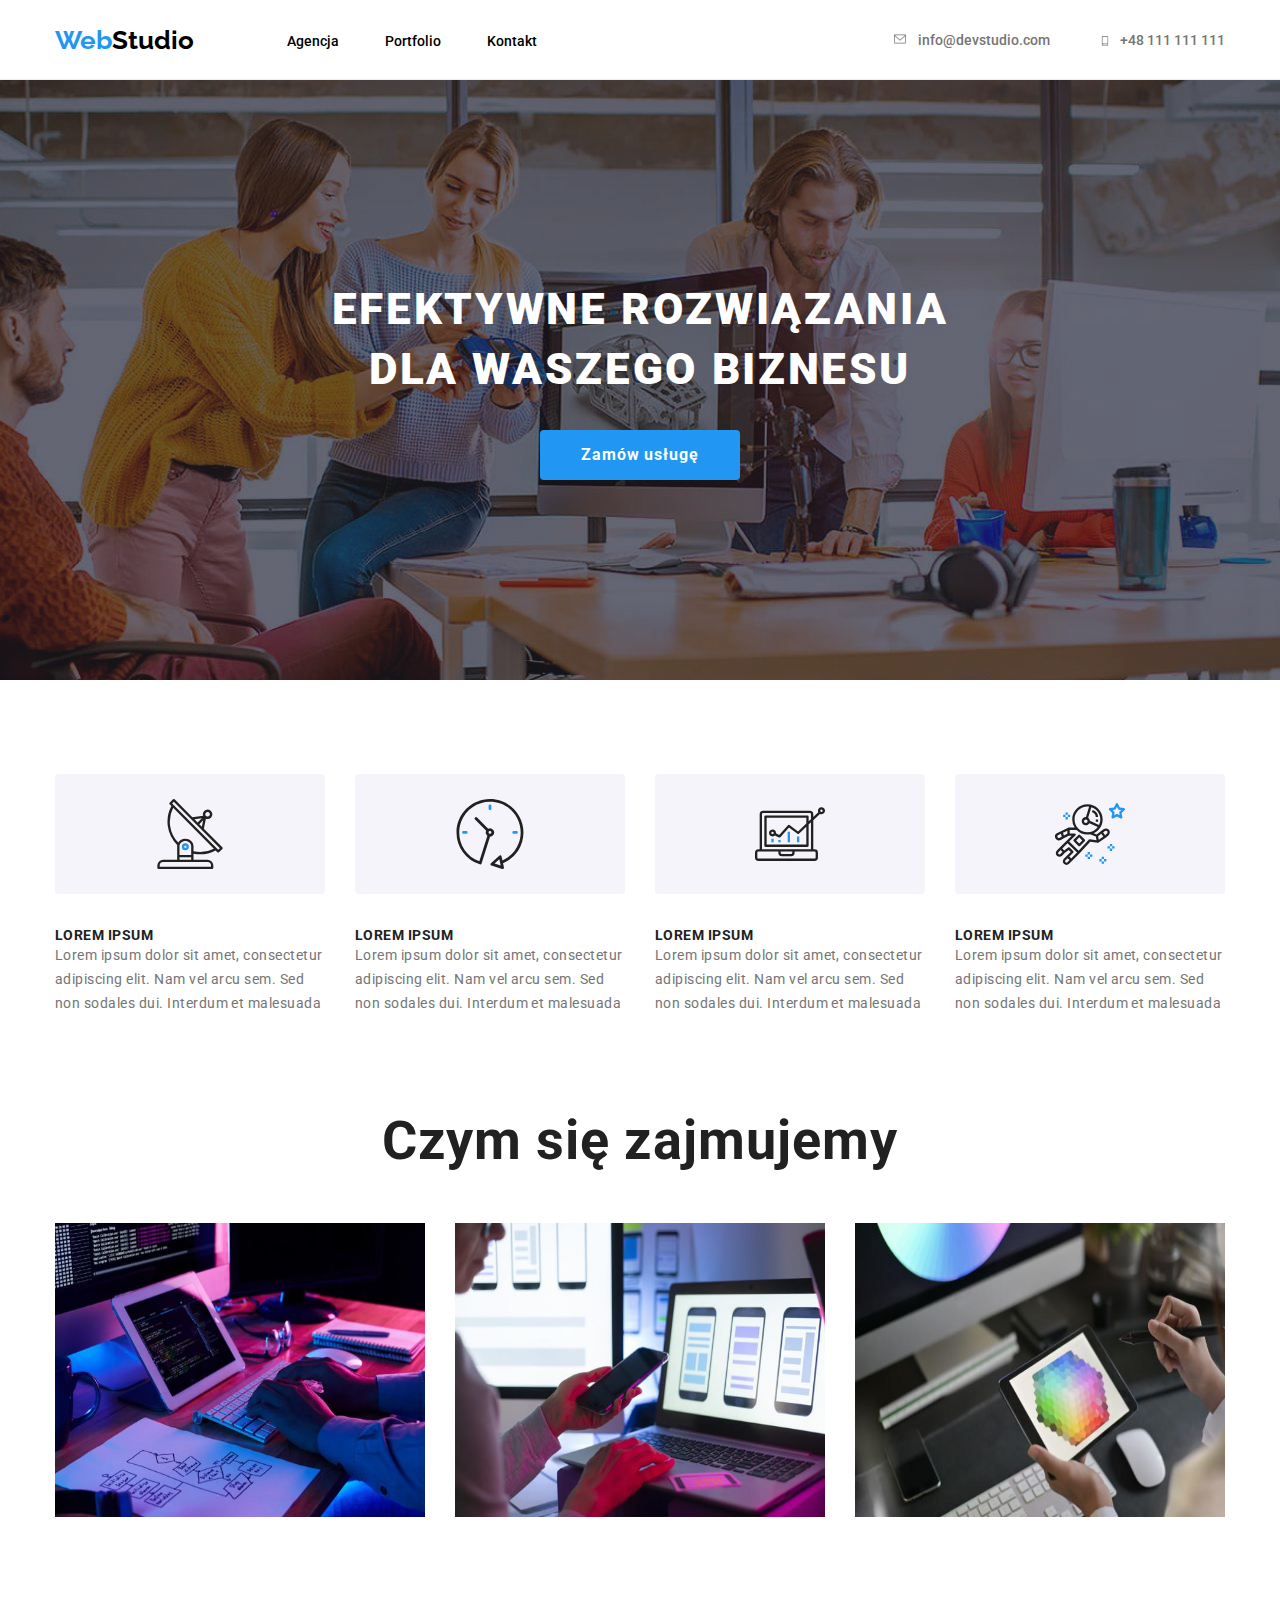
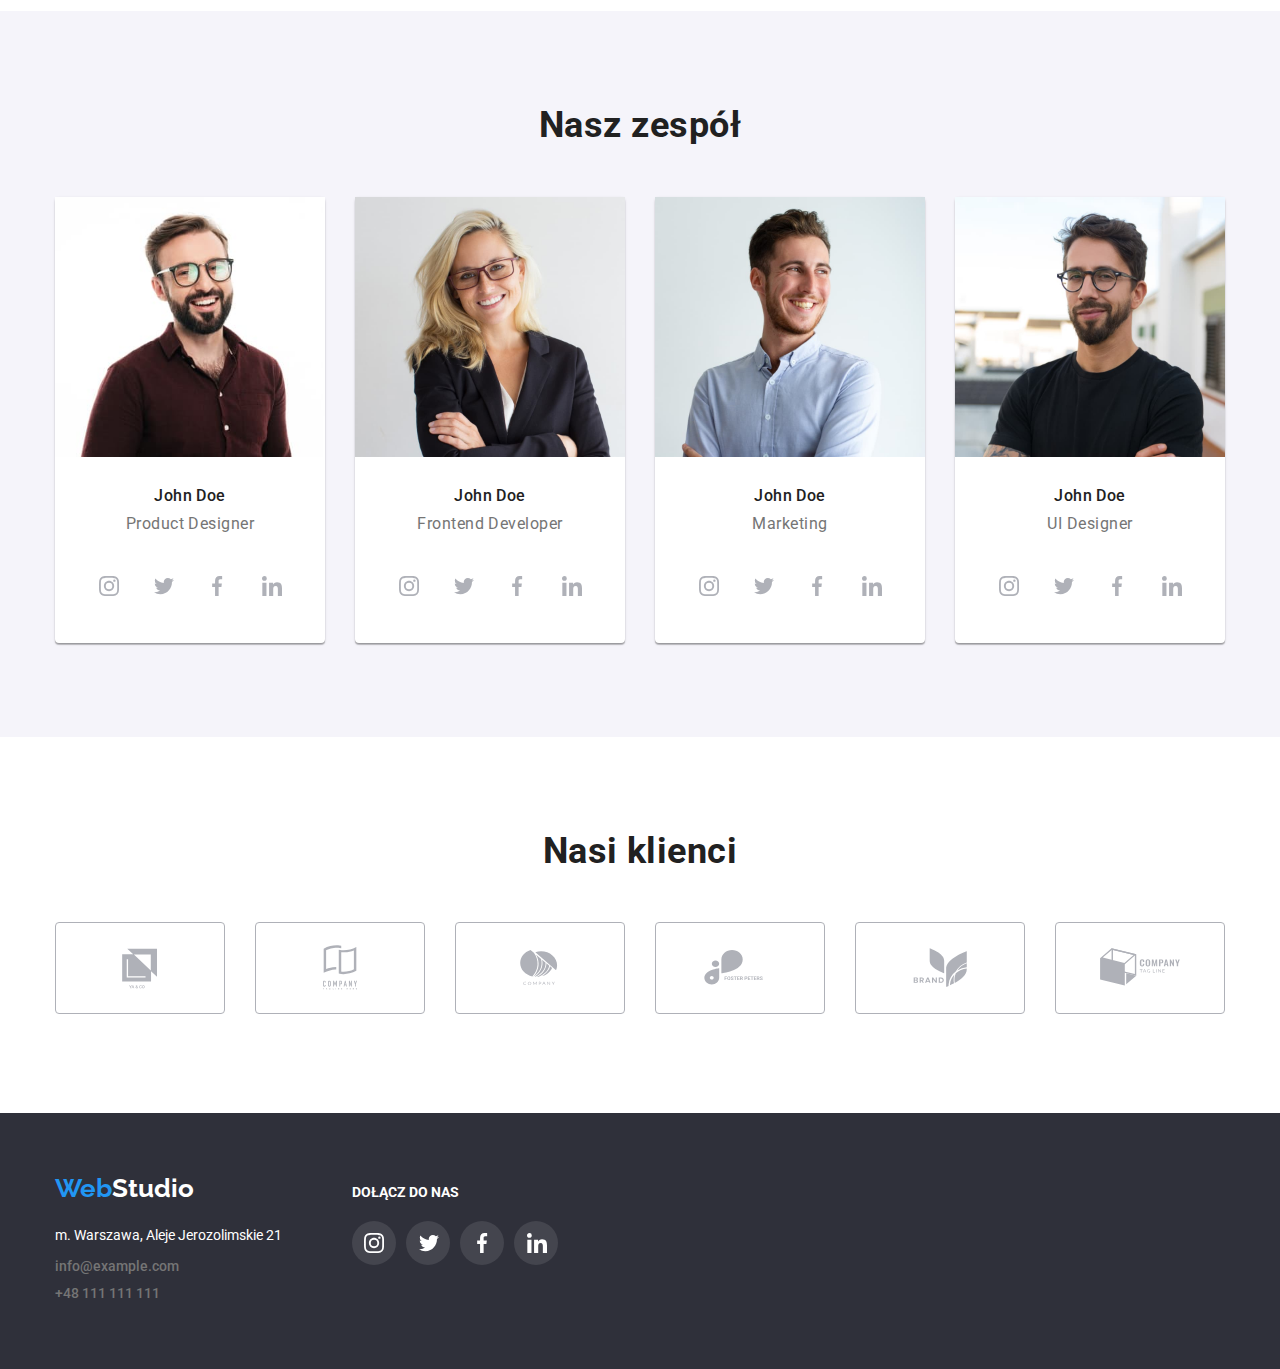
<file: index.html>
<!DOCTYPE html>
<html lang="en">
  <head>
    <meta charset="UTF-8" />
    <meta http-equiv="X-UA-Compatible" content="IE=edge" />
    <meta name="viewport" content="width=device-width, initial-scale=1.0" />
    <title>WebStudio</title>
    <link
      rel="stylesheet"
      href="https://cdnjs.cloudflare.com/ajax/libs/modern-normalize/1.0.0/modern-normalize.min.css"
    />
    <link rel="stylesheet" href="./css/styles.css" />
    <link rel="preconnect" href="https://fonts.googleapis.com" />
    <link rel="preconnect" href="https://fonts.gstatic.com" crossorigin />
    <link
      href="https://fonts.googleapis.com/css2?family=Raleway:wght@700&family=Roboto:wght@400;500;700;900&display=swap"
      rel="stylesheet"
    />
  </head>
  <body>
    <header class="header">
      <div class="container header__item">
          <a class="logo no_underline" href="index.html"
            ><span class="web">Web</span>Studio</a
          >
          <nav>
            <ul class="nav_list">
              <li>
                <a class="link no_underline" href="index.html">Agencja</a>
              </li>
              <li>
                <a class="link no_underline" href="portfolio.html">Portfolio</a>
              </li>
              <li><a class="link no_underline" href="#">Kontakt</a></li>
            </ul>
          </nav>
          <ul class="contacts">
            <li class="contacts__items">
              <a
                class="contacts__text no_underline"
                href="mailto:info@devstudio.com"
                >info@devstudio.com</a
              >
              <svg
                  class="icon-envelope"
                  width="16"
                  height="12"
                >
                  <use href="./images/icons.svg#icon-envelope"></use>
                </svg>
            </li>
            <li class="contacts__items">
              <a class="contacts__text no_underline" href="tel:+48111111111"
                >+48 111 111 111</a
              >
              <svg
                  class="icon-smartphone"
                  width="10"
                  height="16"
                >
                  <use href="./images/icons.svg#icon-smartphone"></use>
                </svg>
            </li>
          </ul>
        </section>
      </div>
    </header>
    <main>
      <section class="banner">
        <h1 class="banner__text">
          EFEKTYWNE ROZWIĄZANIA <br />
          DLA WASZEGO BIZNESU
        </h1>
        <p class="banner__text-button">
          <button
            type="button"
            class="banner__button banner__text-button"
          >
            Zamów usługę
          </button>
        </p>
      </section>
      <section class="section lorem">
          <ul class="container list_first">
            <li>
              <svg
                  class="icon-box"
                  width="65.32"
                  height="70"
                >
                  <use href="./images/icons.svg#icon-antenna-1"></use>
                </svg>
              <h3 class="list_first__title">LOREM IPSUM</h3>
              <p class="list_first__text">
                Lorem ipsum dolor sit amet, consectetur adipiscing elit. Nam vel
                arcu sem. Sed non sodales dui. Interdum et malesuada
              </p>
            </li>
            <li>
              <svg
                  class="icon-box"
                  width="65.32"
                  height="70"
                >
                  <use href="./images/icons.svg#icon-clock-1"></use>
                </svg>
              <h3 class="list_first__title">LOREM IPSUM</h3>
              <p class="list_first__text">
                Lorem ipsum dolor sit amet, consectetur adipiscing elit. Nam vel
                arcu sem. Sed non sodales dui. Interdum et malesuada
              </p>
            </li>
            <li>
              <svg
                  class="icon-box"
                  width="65.32"
                  height="70"
                >
                  <use href="./images/icons.svg#icon-diagram-1"></use>
                </svg>
              <h3 class="list_first__title">LOREM IPSUM</h3>
              <p class="list_first__text">
                Lorem ipsum dolor sit amet, consectetur adipiscing elit. Nam vel
                arcu sem. Sed non sodales dui. Interdum et malesuada
              </p>
            </li>
            <li>
              <svg
                  class="icon-box"
                  width="65.32"
                  height="70"
                >
                  <use href="./images/icons.svg#icon-astronaut-1"></use>
                </svg>
              <h3 class="list_first__title">LOREM IPSUM</h3>
              <p class="list_first__text">
                Lorem ipsum dolor sit amet, consectetur adipiscing elit. Nam vel
                arcu sem. Sed non sodales dui. Interdum et malesuada
              </p>
            </li>
          </ul>
      </section>
      <section class="section">
          <div class="container list_second">
            <h2>Czym się zajmujemy</h2>
            <ul class="list_second__item">
              <li>
                <img
                  src="./images/1.jpg"
                  alt="zdjęcie komputera"
                  width="370"
                  height="294"
                />
              </li>
              <li>
                <img
                  src="./images/2.jpg"
                  alt="zdjęcie komputera"
                  width="370"
                  height="294"
                />
              </li>
              <li>
                <img
                  src="./images/3.jpg"
                  alt="zdjęcie komputera"
                  width="370"
                  height="294"
                />
              </li>
            </ul>
          </div>
      </section>
      <section class="team section">
        <div class="container list_team">
          <h2 class="list_team__title">Nasz zespół</h2>
          <ul class="list_team__item">
            <li>
              <figure class="photo-frame">
                <img
                  src="./images/product_designer.jpg"
                  alt="zdjęcie Johna"
                  width="270"
                  height="260"
                />
                <h3 class="list_team__item__name">John Doe</h3>
                <p class="list_team__item__profession">Product Designer</p>
                <div>
                  <ul class="team_social_links">
                    <li><a class="team_social_links__item" href="#"><svg
                      class="icon-social"
                    >
                      <use href="./images/icons.svg#icon-instagram-2" width="20"
                      height="20" x="12" y="12"></use>
                    </svg></a></li>
                    <li><a class="team_social_links__item" href="#"><svg
                      class="icon-social"
                    >
                      <use href="./images/icons.svg#icon-twitter-1" width="20"
                      height="20" x="13" y="12"></use>
                    </svg></a></li>
                    <li><a class="team_social_links__item" href="#"><svg
                      class="icon-social"
                    >
                      <use href="./images/icons.svg#icon-facebook-1" width="20"
                      height="20" x="12" y="12"></use>
                    </svg></a></li>
                    <li><a class="team_social_links__item" href="#"><svg
                      class="icon-social"
                    >
                      <use href="./images/icons.svg#icon-linkedin-1" width="20"
                      height="20" x="13" y="12"></use>
                    </svg></a></li>
                  </ul>
                </div>
              </figure>
            </li>
            <li>
              <figure class="photo-frame">
                <img
                  src="./images/Frontend_dev.jpg"
                  alt="zdjęcie Johna"
                  width="270"
                  height="260"
                />
                <h3 class="list_team__item__name">John Doe</h3>
                <p class="list_team__item__profession">Frontend Developer</p>
                <div>
                  <ul class="team_social_links">
                    <li><a class="team_social_links__item" href="#"><svg
                      class="icon-social"
                    >
                      <use href="./images/icons.svg#icon-instagram-2" width="20"
                      height="20" x="12" y="12"></use>
                    </svg></a></li>
                    <li><a class="team_social_links__item" href="#"><svg
                      class="icon-social"
                    >
                      <use href="./images/icons.svg#icon-twitter-1" width="20"
                      height="20" x="13" y="12"></use>
                    </svg></a></li>
                    <li><a class="team_social_links__item" href="#"><svg
                      class="icon-social"
                    >
                      <use href="./images/icons.svg#icon-facebook-1" width="20"
                      height="20" x="12" y="12"></use>
                    </svg></a></li>
                    <li><a class="team_social_links__item" href="#"><svg
                      class="icon-social"
                    >
                      <use href="./images/icons.svg#icon-linkedin-1" width="20"
                      height="20" x="13" y="12"></use>
                    </svg></a></li>
                  </ul>
                </div>
              </figure>
            </li>
            <li>
              <figure class="photo-frame">
                <img
                  src="./images/Marketing.jpg"
                  alt="zdjęcie Johna"
                  width="270"
                  height="260"
                />
                <h3 class="list_team__item__name">John Doe</h3>
                <p class="list_team__item__profession">Marketing</p>
                <div>
                  <ul class="team_social_links">
                    <li><a class="team_social_links__item" href="#"><svg
                      class="icon-social"
                    >
                      <use href="./images/icons.svg#icon-instagram-2" width="20"
                      height="20" x="12" y="12"></use>
                    </svg></a></li>
                    <li><a class="team_social_links__item" href="#"><svg
                      class="icon-social"
                    >
                      <use href="./images/icons.svg#icon-twitter-1" width="20"
                      height="20" x="13" y="12"></use>
                    </svg></a></li>
                    <li><a class="team_social_links__item" href="#"><svg
                      class="icon-social"
                    >
                      <use href="./images/icons.svg#icon-facebook-1" width="20"
                      height="20" x="12" y="12"></use>
                    </svg></a></li>
                    <li><a class="team_social_links__item" href="#"><svg
                      class="icon-social"
                    >
                      <use href="./images/icons.svg#icon-linkedin-1" width="20"
                      height="20" x="13" y="12"></use>
                    </svg></a></li>
                  </ul>
                </div>
              </figure>
            </li>
            <li>
              <figure class="photo-frame">
                <img
                  src="./images/UI_designer.jpg"
                  alt="zdjęcie Johna"
                  width="270"
                  height="260"
                />
                <h3 class="list_team__item__name">John Doe</h3>
                <p class="list_team__item__profession">UI Designer</p>
                <div>
                  <ul class="team_social_links">
                    <li><a class="team_social_links__item" href="#"><svg
                      class="icon-social"
                    >
                      <use href="./images/icons.svg#icon-instagram-2" width="20"
                      height="20" x="12" y="12"></use>
                    </svg></a></li>
                    <li><a class="team_social_links__item" href="#"><svg
                      class="icon-social"
                    >
                      <use href="./images/icons.svg#icon-twitter-1" width="20"
                      height="20" x="13" y="12"></use>
                    </svg></a></li>
                    <li><a class="team_social_links__item" href="#"><svg
                      class="icon-social"
                    >
                      <use href="./images/icons.svg#icon-facebook-1" width="20"
                      height="20" x="12" y="12"></use>
                    </svg></a></li>
                    <li><a class="team_social_links__item" href="#"><svg
                      class="icon-social"
                    >
                      <use href="./images/icons.svg#icon-linkedin-1" width="20"
                      height="20" x="13" y="12"></use>
                    </svg></a></li>
                  </ul>
                </div>
              </figure>
            </li>
          </ul>
        </div>
      </section>
      <section class="section">
        <div class="container our_clients">
          <h2 class="our_clients__title">Nasi klienci</h2>
          <ul class="our_clients__list">
            <li><a class="our_clients__link" href="#"><svg
              class="icon-logo"
              width="106"
              height="60"
            >
              <use href="./images/icons.svg#icon-Logo"></use>
            </svg></a></li>
            <li><a class="our_clients__link" href="#"><svg
              class="icon-logo"
              width="106"
              height="60"
            >
              <use href="./images/icons.svg#icon-Logo-1"></use>
            </svg></a></li>
            <li><a class="our_clients__link" href="#"><svg
              class="icon-logo"
              width="106"
              height="60"
            >
              <use href="./images/icons.svg#icon-Logo-2"></use>
            </svg></a></li>
            <li><a class="our_clients__link" href="#"><svg
              class="icon-logo"
              width="106"
              height="60"
            >
              <use href="./images/icons.svg#icon-Logo-3"></use>
            </svg></a></li>
            <li><a class="our_clients__link" href="#"><svg
              class="icon-logo"
              width="106"
              height="60"
            >
              <use href="./images/icons.svg#icon-Logo-4"></use>
            </svg></a></li>
            <li><a class="our_clients__link" href="#"><svg
              class="icon-logo"
              width="106"
              height="60"
            >
              <use href="./images/icons.svg#icon-Logo-5"></use>
            </svg></a></li>
        </div>
      </section>
    </main>
    <footer class="footer">
      <section class="footer_container">
        <div class="footer__items">
          <a class="footer__logo no_underline" href="index.html"
            ><span class="web">Web</span><span class="studio">Studio</span></a>
          <div class="footer__contacts">
            <address class="address">m. Warszawa, Aleje Jerozolimskie 21</address>
            <ul class="footer__contacts-list">
              <li>
                <a class="contacts__text no_underline" href="mailto:info@example.com"
                  >info@example.com</a
                >
              </li>
              <li>
                <a class="contacts__text no_underline" href="tel:+48111111111"
                  >+48 111 111 111</a
                >
              </li>
            </ul>
          </div>
        </div>
        <section class="footer__socials">
          <div>
            <h3 class="footer__socials__title">DOŁĄCZ DO NAS</h3>
            <div>
              <ul class=footer__socials__items>
                <li><a class=footer__socials__link href="#"><svg
                  class="icon-social2"
                >
                  <use href="./images/icons.svg#icon-instagram-2"
                  width="20"
                  height="20" x="12" y="12"></use>
                </svg></a></li>
                <li><a class=footer__socials__link href="#"><svg
                  class="icon-social2"
                >
                  <use href="./images/icons.svg#icon-twitter-1" width="20"
                  height="20" x="13" y="12"></use>
                </svg></a></li>
                <li><a class=footer__socials__link href="#"><svg
                  class="icon-social2"
                >
                  <use href="./images/icons.svg#icon-facebook-1" width="20"
                  height="20" x="12" y="12"></use>
                </svg></a></li>
                <li><a class=footer__socials__link href="#"><svg
                  class="icon-social2">
                  <use href="./images/icons.svg#icon-linkedin-1" width="20"
                  height="20" x="13" y="12"></use></svg></a></li>
              </ul>  
            </div>
          </div>
        </section>
    </footer>
  </body>
</html>
</file>
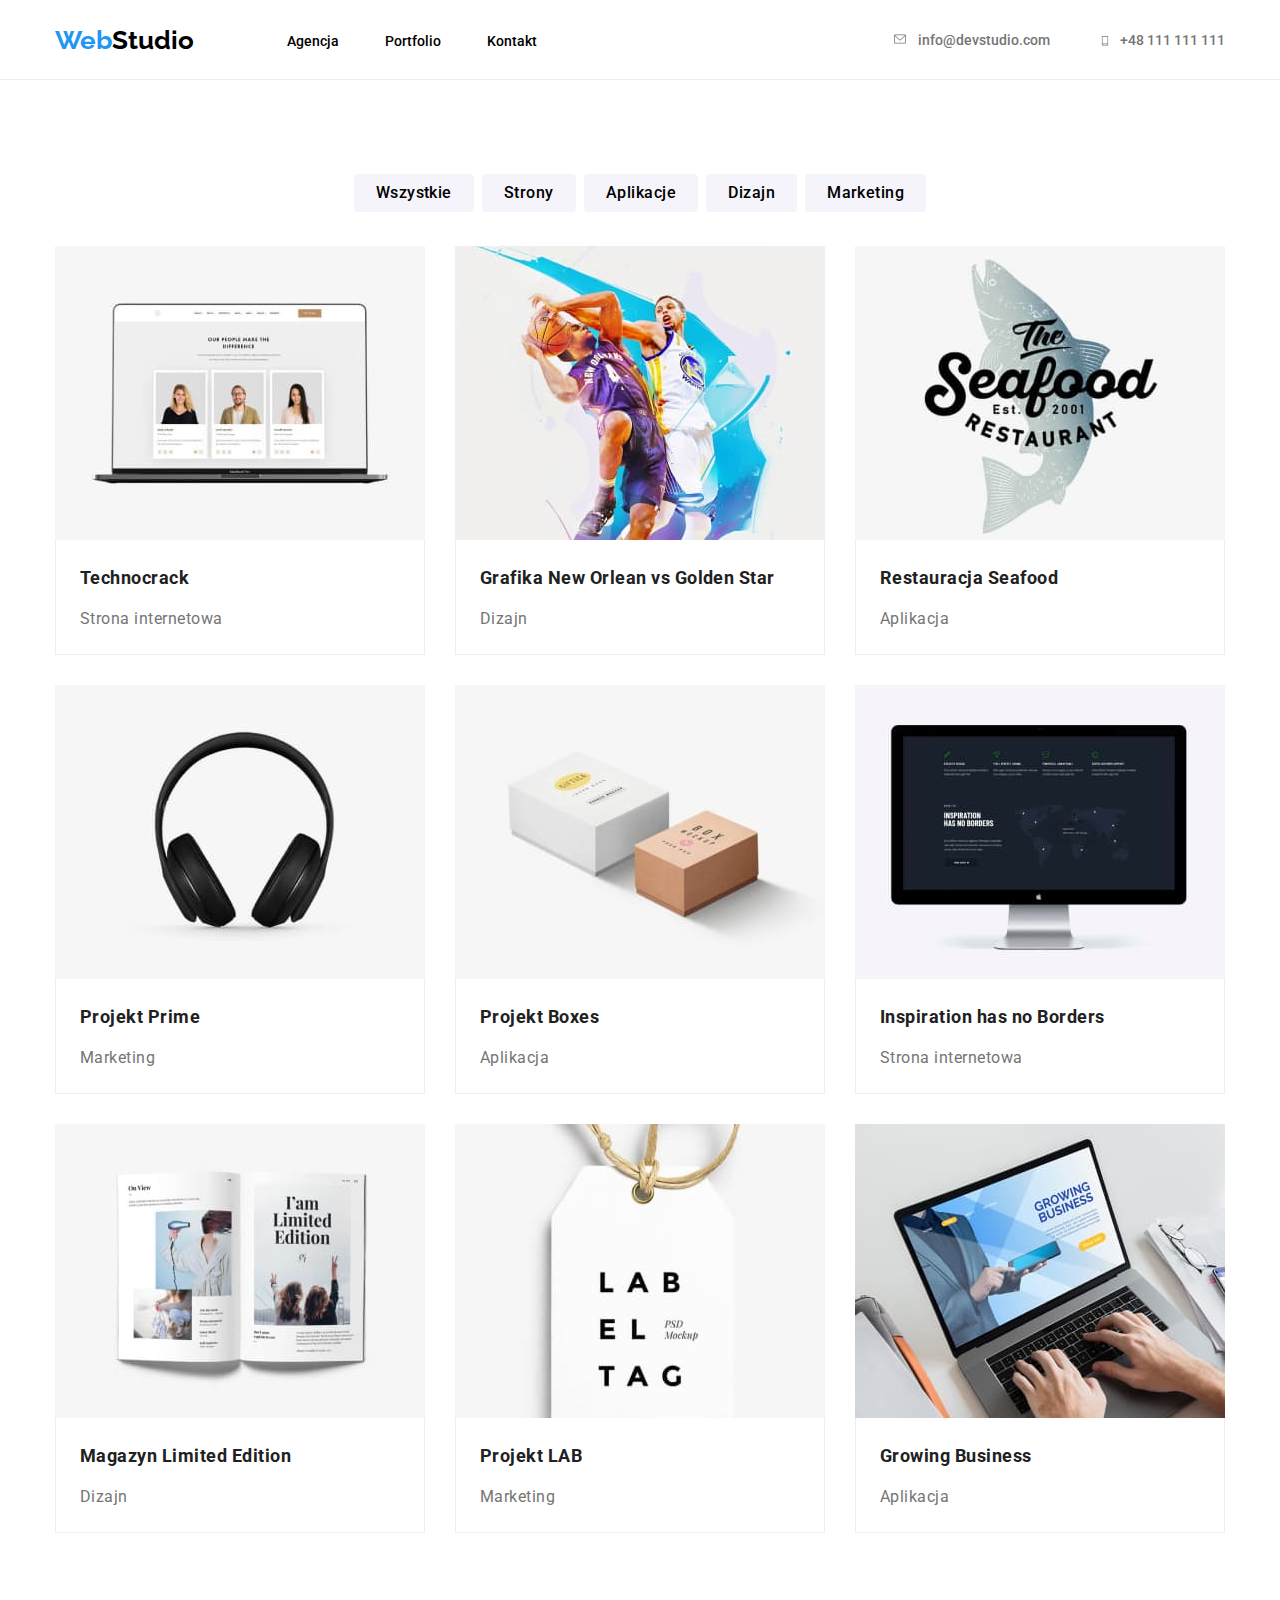
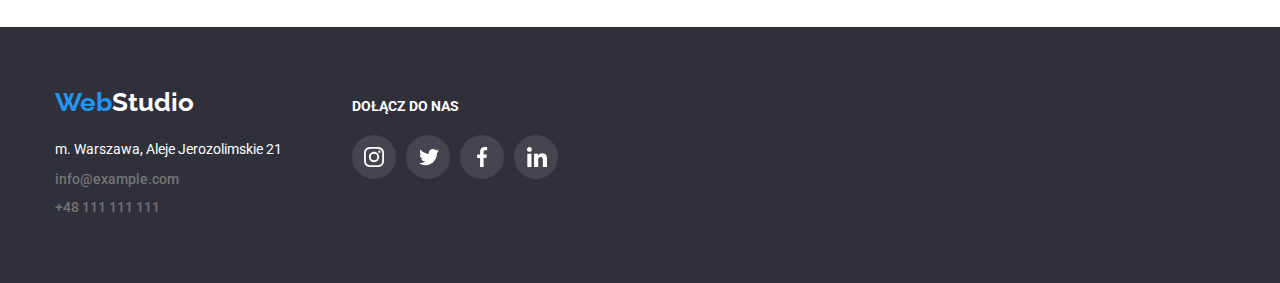
<file: portfolio.html>
<!DOCTYPE html>
<html lang="en">
  <head>
    <meta charset="UTF-8" />
    <meta http-equiv="X-UA-Compatible" content="IE=edge" />
    <meta name="viewport" content="width=device-width, initial-scale=1.0" />
    <title>Portfolio</title>
    <link
      rel="stylesheet"
      href="https://cdnjs.cloudflare.com/ajax/libs/modern-normalize/1.0.0/modern-normalize.min.css"
    />
    <link rel="stylesheet" href="./css/styles.css" />
    <link rel="preconnect" href="https://fonts.googleapis.com" />
    <link rel="preconnect" href="https://fonts.gstatic.com" crossorigin />
    <link
      href="https://fonts.googleapis.com/css2?family=Raleway:wght@700&family=Roboto:wght@400;500;700;900&display=swap"
      rel="stylesheet"
    />
  </head>
  <body>
    <header class="header">
      <div class="container header__item">
          <a class="logo no_underline" href="index.html"
            ><span class="web">Web</span>Studio</a
          >
          <nav>
            <ul class="nav_list">
              <li>
                <a class="link no_underline" href="index.html">Agencja</a>
              </li>
              <li>
                <a class="link no_underline" href="portfolio.html">Portfolio</a>
              </li>
              <li><a class="link no_underline" href="#">Kontakt</a></li>
            </ul>
          </nav>
          <ul class="contacts">
            <li class="contacts__items">
              <a
                class="contacts__text no_underline"
                href="mailto:info@devstudio.com"
                >info@devstudio.com</a
              >
              <svg
                  class="icon-envelope"
                  width="16"
                  height="12"
                >
                  <use href="./images/icons.svg#icon-envelope"></use>
                </svg>
            </li>
            <li class="contacts__items">
              <a class="contacts__text no_underline" href="tel:+48111111111"
                >+48 111 111 111</a
              >
              <svg
                  class="icon-smartphone"
                  width="10"
                  height="16"
                >
                  <use href="./images/icons.svg#icon-smartphone"></use>
                </svg>
            </li>
          </ul>
        </section>
      </div>
    </header>
    <main>
      <section class="section">
        <ul class="menu_portfolio">
          <li>
            <button type="button" class="button_portfolio">Wszystkie</button>
          </li>
          <li>
            <button type="button" class="button_portfolio">Strony</button>
          </li>
          <li>
            <button type="button" class="button_portfolio">Aplikacje</button>
          </li>
          <li>
            <button type="button" class="button_portfolio">Dizajn</button>
          </li>
          <li>
            <button type="button" class="button_portfolio">Marketing</button>
          </li>
        </ul>
        <ul class="container list_portfolio">
          <li class="list_portfolio__item">
            <figure class="figure">
              <img
                src="./images/technocrack.jpg"
                alt="zdjęcia trzech osób"
                width="370"
                height="294"
              />
              <h3 class="list_portfolio__title">Technocrack</h3>
              <p class="list_portfolio__description">Strona internetowa</p>
            </figure>
          </li>
          <li class="list_portfolio__item">
            <figure class="figure">
              <img
                src="./images/new_orleans.jpg"
                alt="dwóch zawodników walczących o piłkę"
                width="370"
                height="294"
              />
              <h3 class="list_portfolio__title">
                Grafika New Orlean vs Golden Star
              </h3>
              <p class="list_portfolio__description">Dizajn</p>
            </figure>
          </li>
          <li class="list_portfolio__item">
            <figure class="figure">
              <img
                src="./images/seafood.jpg"
                alt="logo restauracji"
                width="370"
                height="294"
              />
              <h3 class="list_portfolio__title">Restauracja Seafood</h3>
              <p class="list_portfolio__description">Aplikacja</p>
            </figure>
          </li>
          <li class="list_portfolio__item">
            <figure class="figure">
              <img
                src="./images/projekt_prime.jpg"
                alt="słuchawki"
                width="370"
                height="294"
              />
              <h3 class="list_portfolio__title">Projekt Prime</h3>
              <p class="list_portfolio__description">Marketing</p>
            </figure>
          </li>
          <li class="list_portfolio__item">
            <figure class="figure">
              <img
                src="./images/projekt_boxes.jpg"
                alt="pudełka"
                width="370"
                height="294"
              />
              <h3 class="list_portfolio__title">Projekt Boxes</h3>
              <p class="list_portfolio__description">Aplikacja</p>
            </figure class="figure">
          </li>
          <li class="list_portfolio__item">
            <figure class="figure">
              <img
                src="./images/inspiration.jpg"
                alt="podgląd strony internetowej z mapą świata"
                width="370"
                height="294"
              />
              <h3 class="list_portfolio__title">Inspiration has no Borders</h3>
              <p class="list_portfolio__description">Strona internetowa</p>
            </figure>
          </li>
          <li class="list_portfolio__item">
            <figure class="figure">
              <img
                src="./images/limited_edition.jpg"
                alt="otwarte czasopismo"
                width="370"
                height="294"
              />
              <h3 class="list_portfolio__title">Magazyn Limited Edition</h3>
              <p class="list_portfolio__description">Dizajn</p>
            </figure>
          </li>
          <li class="list_portfolio__item">
            <figure class="figure">
              <img
                src="./images/projekt_lab.jpg"
                alt="etykieta"
                width="370"
                height="294"
              />
              <h3 class="list_portfolio__title">Projekt LAB</h3>
              <p class="list_portfolio__description">Marketing</p>
            </figure>
          </li>
          <li class="list_portfolio__item">
            <figure class="figure">
              <img
                src="./images/growing_business.jpg"
                alt="laptop"
                width="370"
                height="294"
              />
              <h3 class="list_portfolio__title">Growing Business</h3>
              <p class="list_portfolio__description">Aplikacja</p>
            </figure>
          </li>
        </ul>
      </section>
    </main>
    <footer class="footer">
      <section class="footer_container">
        <div class="footer__items">
          <a class="footer__logo no_underline" href="index.html"
            ><span class="web">Web</span><span class="studio">Studio</span></a>
          <div class="footer__contacts">
            <address class="address">m. Warszawa, Aleje Jerozolimskie 21</address>
            <ul class="footer__contacts-list">
              <li>
                <a class="contacts__text no_underline" href="mailto:info@example.com"
                  >info@example.com</a
                >
              </li>
              <li>
                <a class="contacts__text no_underline" href="tel:+48111111111"
                  >+48 111 111 111</a
                >
              </li>
            </ul>
          </div>
        </div>
        <section class="footer__socials">
          <div>
            <h3 class="footer__socials__title">DOŁĄCZ DO NAS</h3>
            <div>
              <ul class=footer__socials__items>
                <li><a class=footer__socials__link href="#"><svg
                  class="icon-social2"
                >
                  <use href="./images/icons.svg#icon-instagram-2"
                  width="20"
                  height="20" x="12" y="12"></use>
                </svg></a></li>
                <li><a class=footer__socials__link href="#"><svg
                  class="icon-social2"
                >
                  <use href="./images/icons.svg#icon-twitter-1" width="20"
                  height="20" x="13" y="12"></use>
                </svg></a></li>
                <li><a class=footer__socials__link href="#"><svg
                  class="icon-social2"
                >
                  <use href="./images/icons.svg#icon-facebook-1" width="20"
                  height="20" x="12" y="12"></use>
                </svg></a></li>
                <li><a class=footer__socials__link href="#"><svg
                  class="icon-social2">
                  <use href="./images/icons.svg#icon-linkedin-1" width="20"
                  height="20" x="13" y="12"></use></svg></a></li>
              </ul>  
            </div>
          </div>
        </section>
    </footer>
  </body>
</html>
</file>
<file: css/styles.css>
:root {
  --black: #000000;
  --white: #ffffff;
  --brand_color: #2196f3;
  --text: #757575;
  --primary_background: #2f303a;
  --secondary_background: #f5f4fa;
  --fill: #afb1b8;
}
ul,
p,
h1,
h2,
h3,
h4 {
  margin: 0px;
  padding: 0px;
}
.container {
  width: 1200px;
  margin: 0 auto;
  padding: 0 15px;
}
.icon-envelope,
.icon-smartphone {
  fill: var(--text);
}
img {
  display: block;
}
.section {
  padding: 94px 0;
}
body {
  font-family: "Roboto", "Raleway", sans-serif;
  color: #212121;
}
.no_underline {
  text-decoration: none;
}
.nav_list,
.contacts,
.list_first li,
.list_second li,
.list_team li,
.our_clients li,
.menu_portfolio,
.list_portfolio,
.footer li {
  list-style: none;
}
.contacts__text:hover,
.contacts__text:focus,
.link:hover,
.link:focus,
.web {
  color: var(--brand_color);
}
.footer {
  background-color: var(--primary_background);
}
/* header */
.header {
  border-bottom: 1px solid #ececec;
  height: 80px;
}
.header__item {
  display: flex;
  align-items: center;
}

.logo {
  font-family: "Raleway";
  font-weight: 700;
  font-size: 26px;
  line-height: 1.19;
  color: var(--black);
  padding-top: 24px;
  padding-bottom: 25px;
}
.nav_list {
  display: flex;
  gap: 46px;
  padding: 32px 0 32px 93px;
}
.link {
  font-size: 14px;
  font-weight: 500;
  line-height: 1.14;
  color: var(--black);
}
.contacts {
  display: flex;
  gap: 50px;
  margin-left: auto;
}
.contacts__items {
  display: flex;
  flex-direction: row-reverse;
  gap: 10px;
}
.contacts__text {
  font-size: 14px;
  font-weight: 500;
  line-height: 1.14;
  color: var(--text);
}
.banner {
  padding: 200px 0;
  background-image: linear-gradient(
      0deg,
      rgba(47, 48, 58, 0.4) 0%,
      rgba(47, 48, 58, 0.4) 100%
    ),
    url(../images/banner_background.jpg);
  width: 100%;
  max-width: 1600px;
  height: 600px;
  margin: auto;
  background-position: center;
}
.banner__text {
  color: var(--white);
  font-weight: 900;
  font-size: 44px;
  line-height: 1.36;
  letter-spacing: 0.06em;
  margin: 0;
  text-align: center;
  padding-bottom: 30px;
}
.banner__text-button {
  font-family: "Roboto";
  color: var(--white);
  font-weight: 700;
  font-size: 16px;
  line-height: 1.87;
  text-align: center;
  letter-spacing: 0.06em;
}
.banner__button {
  background-color: var(--brand_color);
  border: 1px #9c9c9c;
  border-radius: 4px;
  cursor: pointer;
  width: 200px;
  height: 50px;
  margin: 0 auto;
  padding-bottom: 10px;
  padding-top: 10px;
}
/* lorem ipsum */
.lorem {
  padding-bottom: 0px;
}
.icon-box {
  background-color: var(--secondary_background);
  height: 120px;
  width: 270px;
  border-radius: 4px;
  margin-bottom: 30px;
  padding: 25px 100px;
}
.list_first {
  display: flex;
  gap: 30px;
  letter-spacing: 0.03em;
}
.list_first__title {
  font-weight: 700;
  font-size: 14px;
  line-height: 1.14;
}
.list_first__text {
  color: var(--text);
  font-size: 14px;
  line-height: 1.71;
}
/* czym się zajmujemy */
.list_second {
  font-weight: 700;
  font-size: 36px;
  line-height: 1.16;
  text-align: center;
  letter-spacing: 0.03em;
}
.list_second__item {
  display: flex;
  gap: 30px;
  padding-top: 50px;
}
/* nasz zespół */
.team {
  background-color: var(--secondary_background);
}
.list_team {
  text-align: center;
  letter-spacing: 0.03em;
}
.list_team__title {
  font-weight: 700;
  font-size: 36px;
  line-height: 1.16;
}
.list_team__item {
  display: flex;
  padding-top: 50px;
  margin: 0 -15px;
}
.list_team__item__name {
  font-weight: 500;
  font-size: 16px;
  line-height: 1.18;
  padding-top: 30px;
  padding-bottom: 10px;
}
.list_team__item__profession {
  color: var(--text);
  font-size: 16px;
  line-height: 1.18;
  padding-bottom: 30px;
}
.photo-frame {
  margin: 0px 15px;
  background-color: var(--white);
  border-radius: 4px;
  box-shadow: 0px 2px 1px 0px rgba(0, 0, 0, 0.2),
    0px 1px 1px 0px rgba(0, 0, 0, 0.14), 0px 1px 3px 0px rgba(0, 0, 0, 0.12);
}
.team_social_links {
  display: flex;
  gap: 10px;
  align-items: center;
  justify-content: center;
  padding-bottom: 30px;
  fill: var(--fill);
}
/* klienci */
.our_clients {
  text-align: center;
  letter-spacing: 0.03em;
}
.our_clients__title {
  font-weight: 700;
  font-size: 36px;
  line-height: 1.16;
}
.our_clients__list {
  display: flex;
  justify-content: center;
  align-items: center;
  gap: 30px;
  padding-top: 50px;
}
/* footer */
.studio,
.footer {
  color: var(--white);
}
.footer_container {
  display: flex;
  width: 1200px;
  margin: 0 auto;
  padding: 0 15px;
  /* width max i %? */
}
.footer__logo {
  font-family: "Raleway";
  font-weight: 700;
  font-size: 26px;
  line-height: 1.19;
  color: var(--black);
}
.footer__items {
  display: flex;
  padding-top: 60px;
  flex-direction: column;
  padding-bottom: 60px;
}
.footer__contacts {
  margin-top: 20px;
}
.footer__contacts,
.footer__contacts-list {
  display: flex;
  flex-direction: column;
  gap: 9px;
}
.address {
  font-style: normal;
  font-size: 14px;
  line-height: 1.7;
}
.footer__socials {
  padding: 72px 0 100px 70px;
}
.footer__socials__items {
  display: flex;
  gap: 10px;
}
.footer__socials__title {
  padding-bottom: 20px;
  font-weight: 700;
  font-size: 14px;
  line-height: 1.14;
}
/* portfolio  */
.menu_portfolio {
  display: flex;
  gap: 8px;
  justify-content: center;
}
.button_portfolio:focus,
.button_portfolio:hover {
  background-color: var(--brand_color);
  color: var(--white);
  box-shadow: 0px 3px 1px rgba(0, 0, 0, 0.1), 0px 1px 2px rgba(0, 0, 0, 0.08),
    0px 2px 2px rgba(0, 0, 0, 0.12);
}
.button_portfolio {
  background-color: var(--secondary_background);
  font-weight: 500;
  font-size: 16px;
  line-height: 1.62;
  cursor: pointer;
  border: none;
  font-family: "Roboto";
  letter-spacing: 0.03em;
  padding: 6px 22px;
  border-radius: 4px;
}
.list_portfolio {
  display: flex;
  flex-wrap: wrap;
  gap: 30px;
  padding-top: 34px;
  letter-spacing: 0.03em;
  justify-content: center;
}
.list_portfolio__item {
  border-bottom: 1px solid #eeeeee;
  flex-basis: calc((100% - 2 * 30px) / 3);
}
.list_portfolio__item:hover {
  box-shadow: 0px 1px 1px rgba(0, 0, 0, 0.12), 0px 4px 4px rgba(0, 0, 0, 0.06),
    1px 4px 6px rgba(0, 0, 0, 0.16);
  cursor: pointer;
}

/* figure w portfolio */
.figure {
  margin: 0px;
}
.list_portfolio__title {
  font-weight: 700;
  font-size: 18px;
  line-height: 2;
  padding: 20px 24px 4px 24px;
  border-left: 1px solid #eeeeee;
  border-right: 1px solid #eeeeee;
}
.list_portfolio__description {
  font-weight: 400;
  font-size: 16px;
  line-height: 1.87;
  color: var(--text);
  padding: 4px 24px 20px 24px;
  border-left: 1px solid #eeeeee;
  border-right: 1px solid #eeeeee;
}
/* ikony */
.icon-logo {
  fill: var(--fill);
  width: 170px;
  height: 92px;
  border: 1px solid var(--fill);
  border-radius: 4px;
}
.icon-logo:hover,
.our_clients__link:focus .icon-logo {
  fill: var(--brand_color);
  border: 1px solid var(--brand_color);
}
.contacts__items:hover .icon-envelope,
.contacts__items:hover .icon-smartphone,
.contacts__items:focus,
.contacts__items:focus {
  fill: var(--brand_color);
  cursor: pointer;
}
.icon-social {
  width: 44px;
  height: 44px;
  border-radius: 50%;
  background-color: white;
  fill: var(--fill);
}
.icon-social2 {
  width: 44px;
  height: 44px;
  border-radius: 50%;
  background-color: #ffffff1a;
  fill: var(--white);
}
.icon-social:hover,
.icon-social2:hover,
.team_social_links__item:focus .icon-social,
.footer__socials__link:focus .icon-social2 {
  background-color: var(--brand_color);
  fill: var(--white);
  cursor: pointer;
}
</file>
